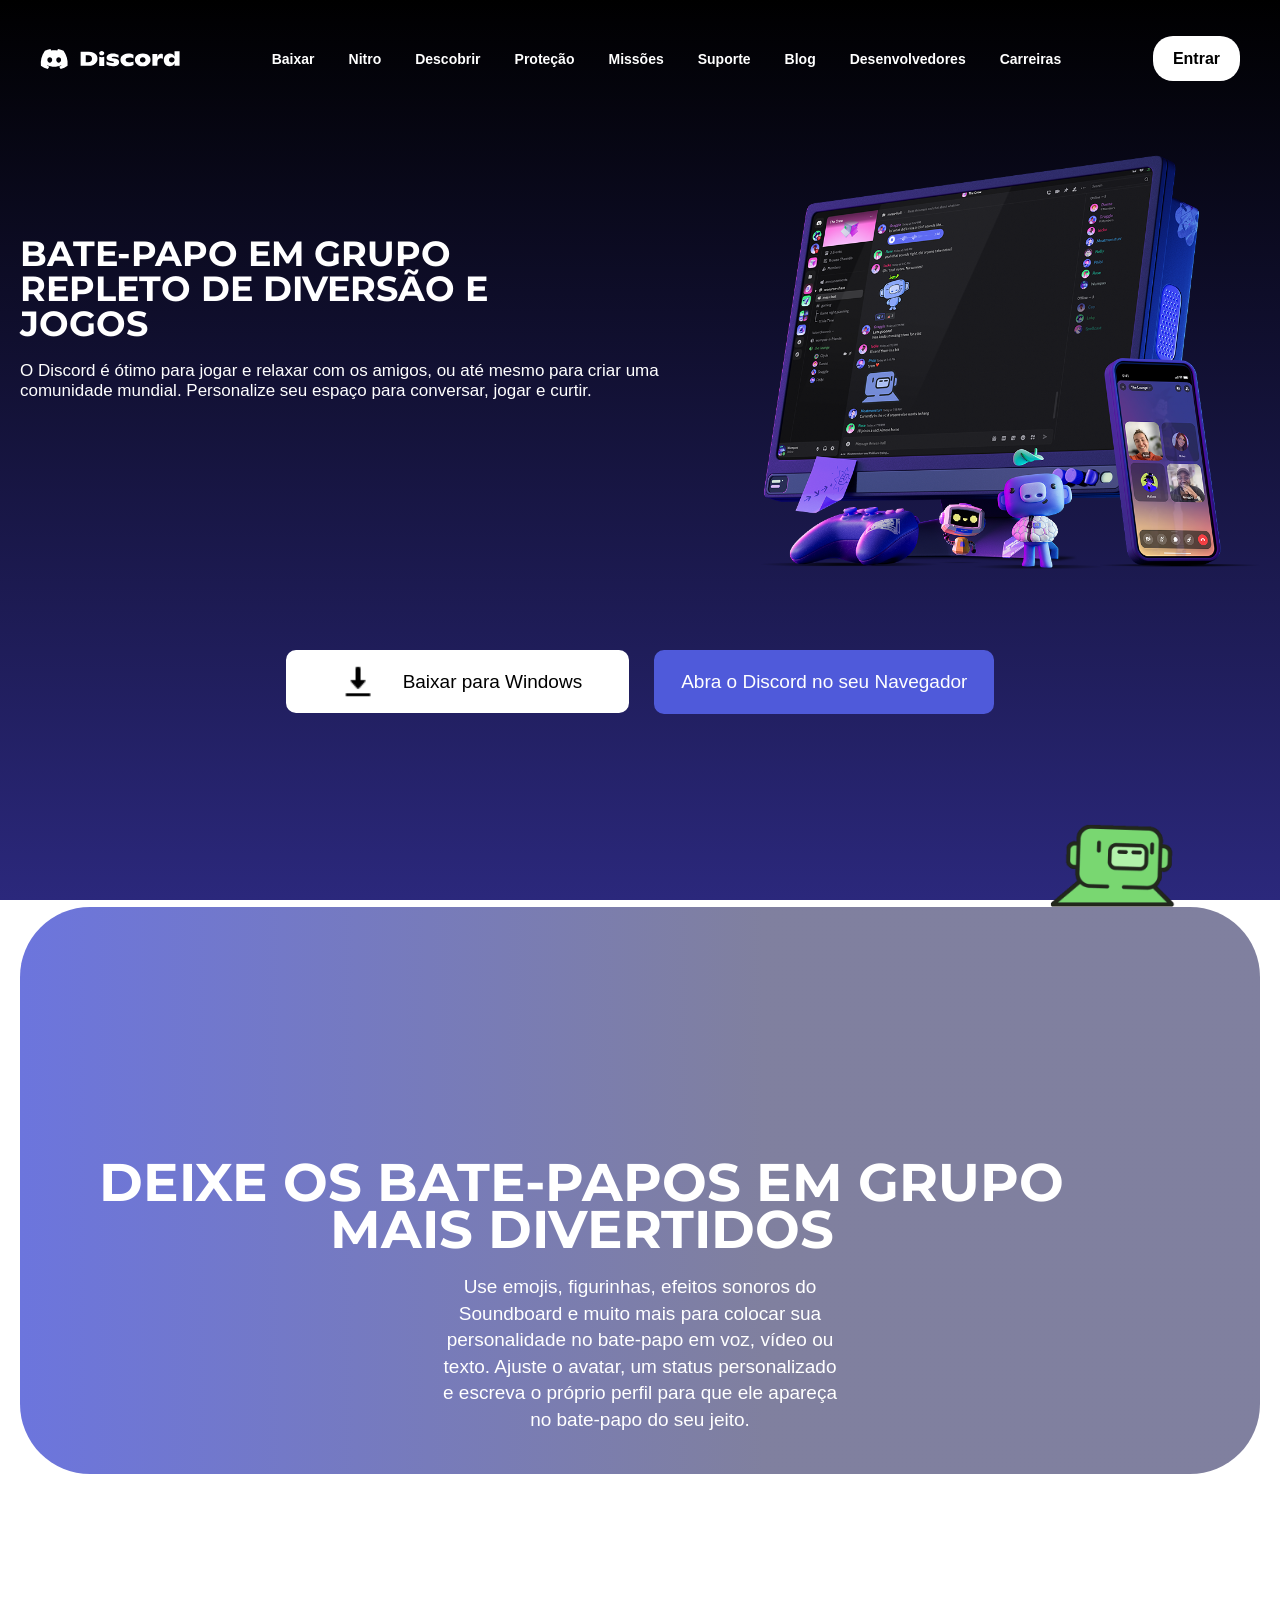
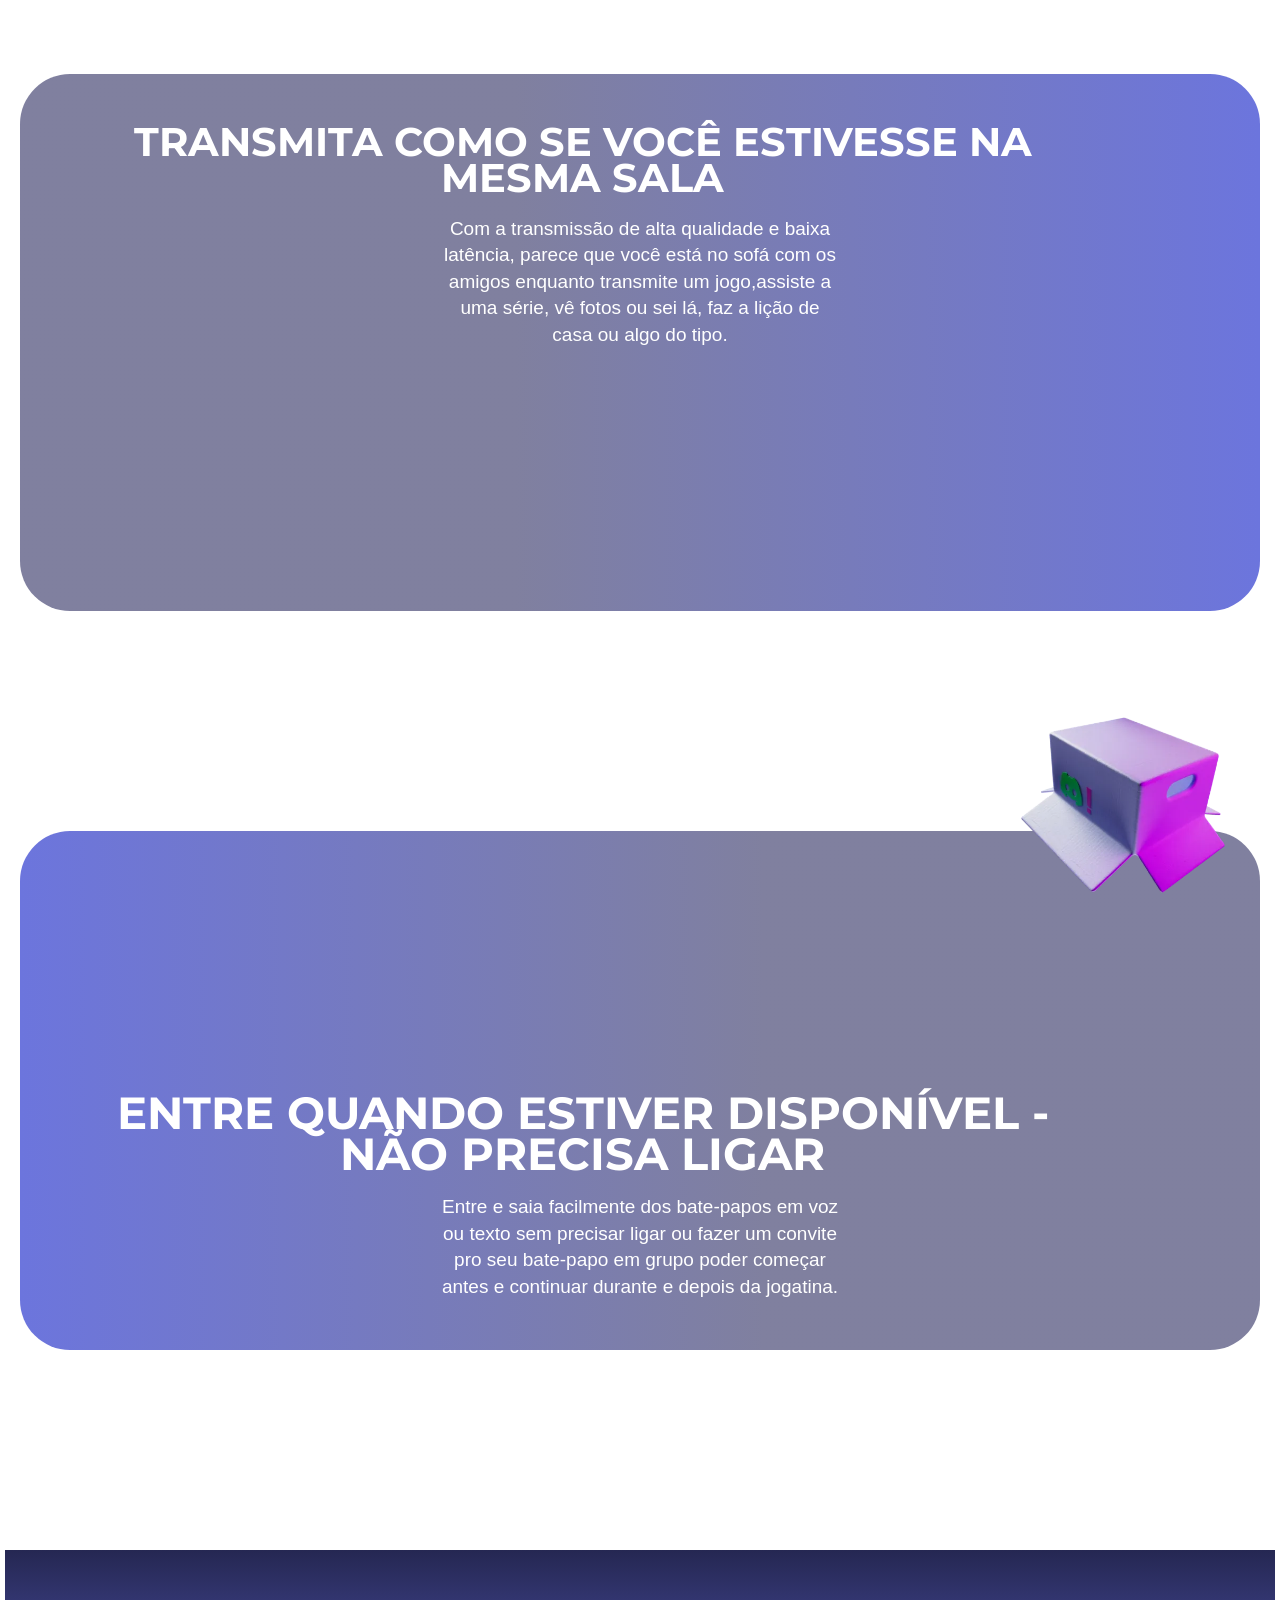
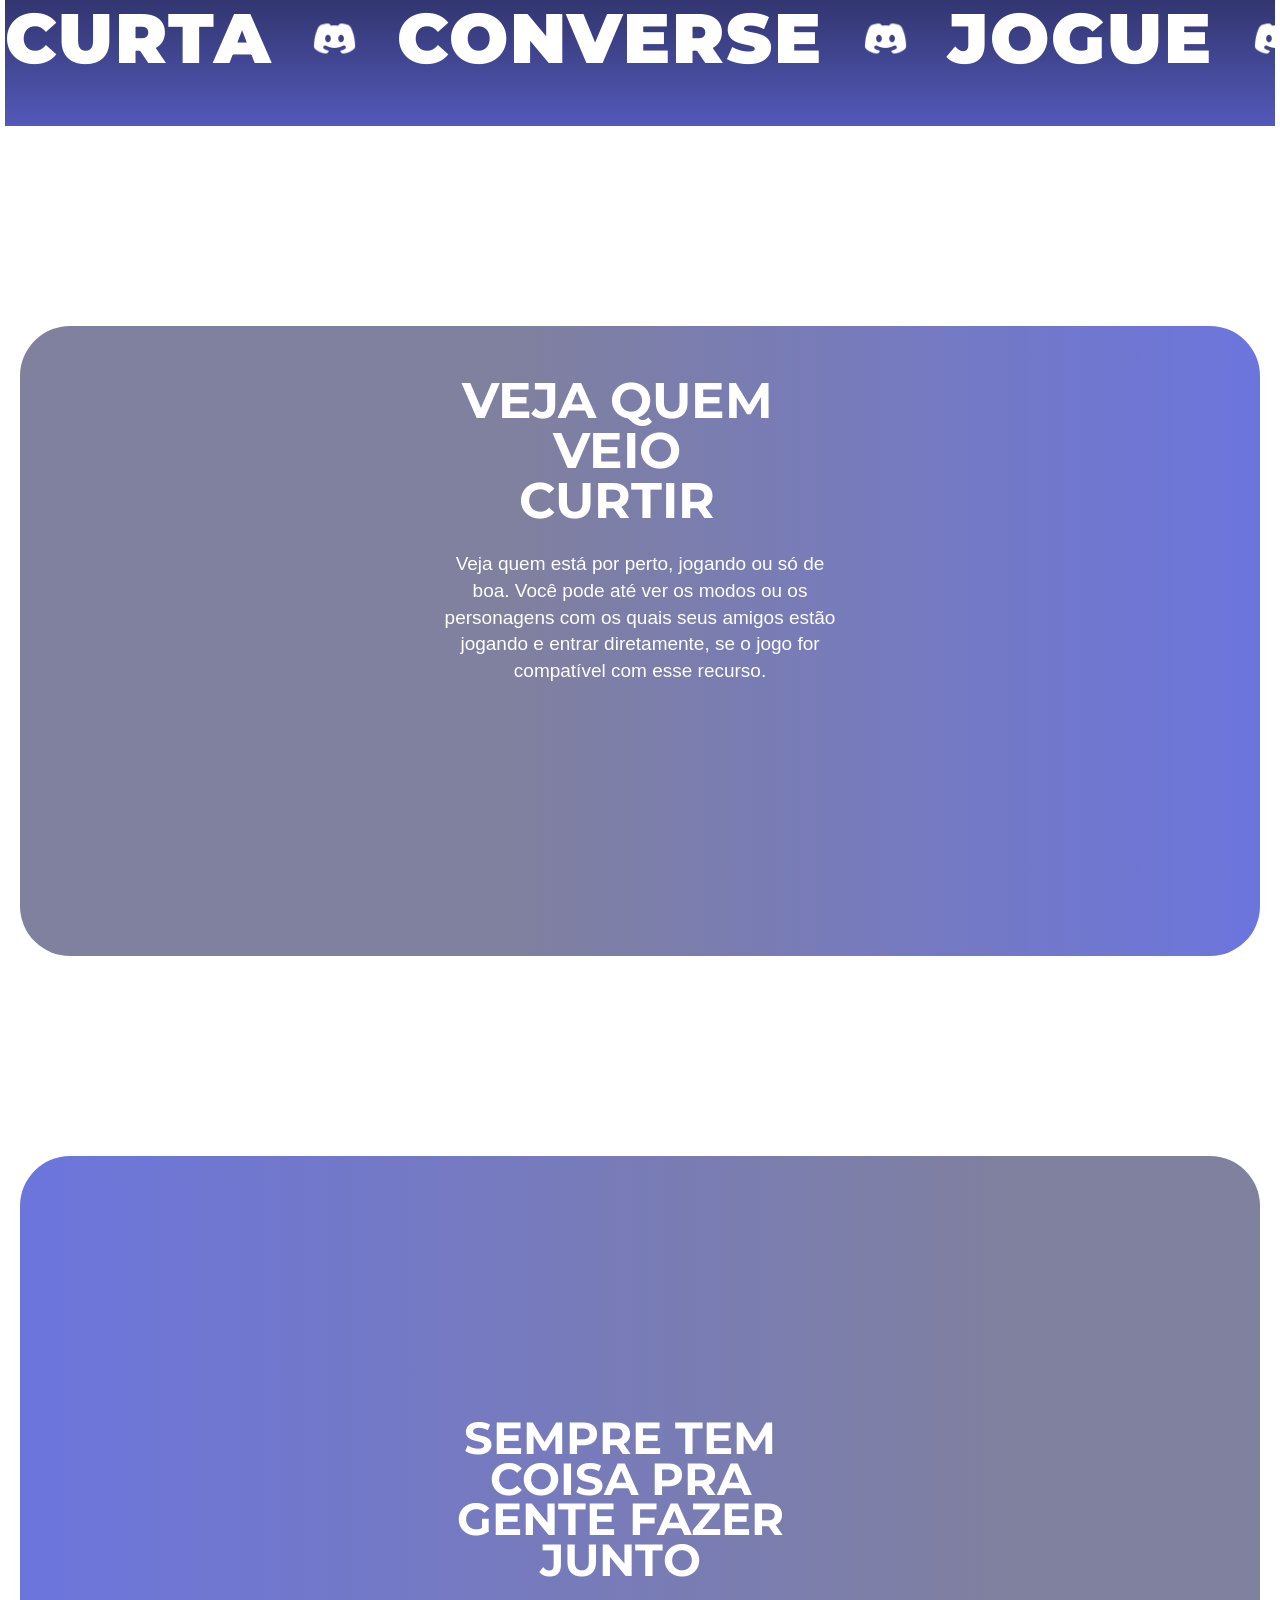
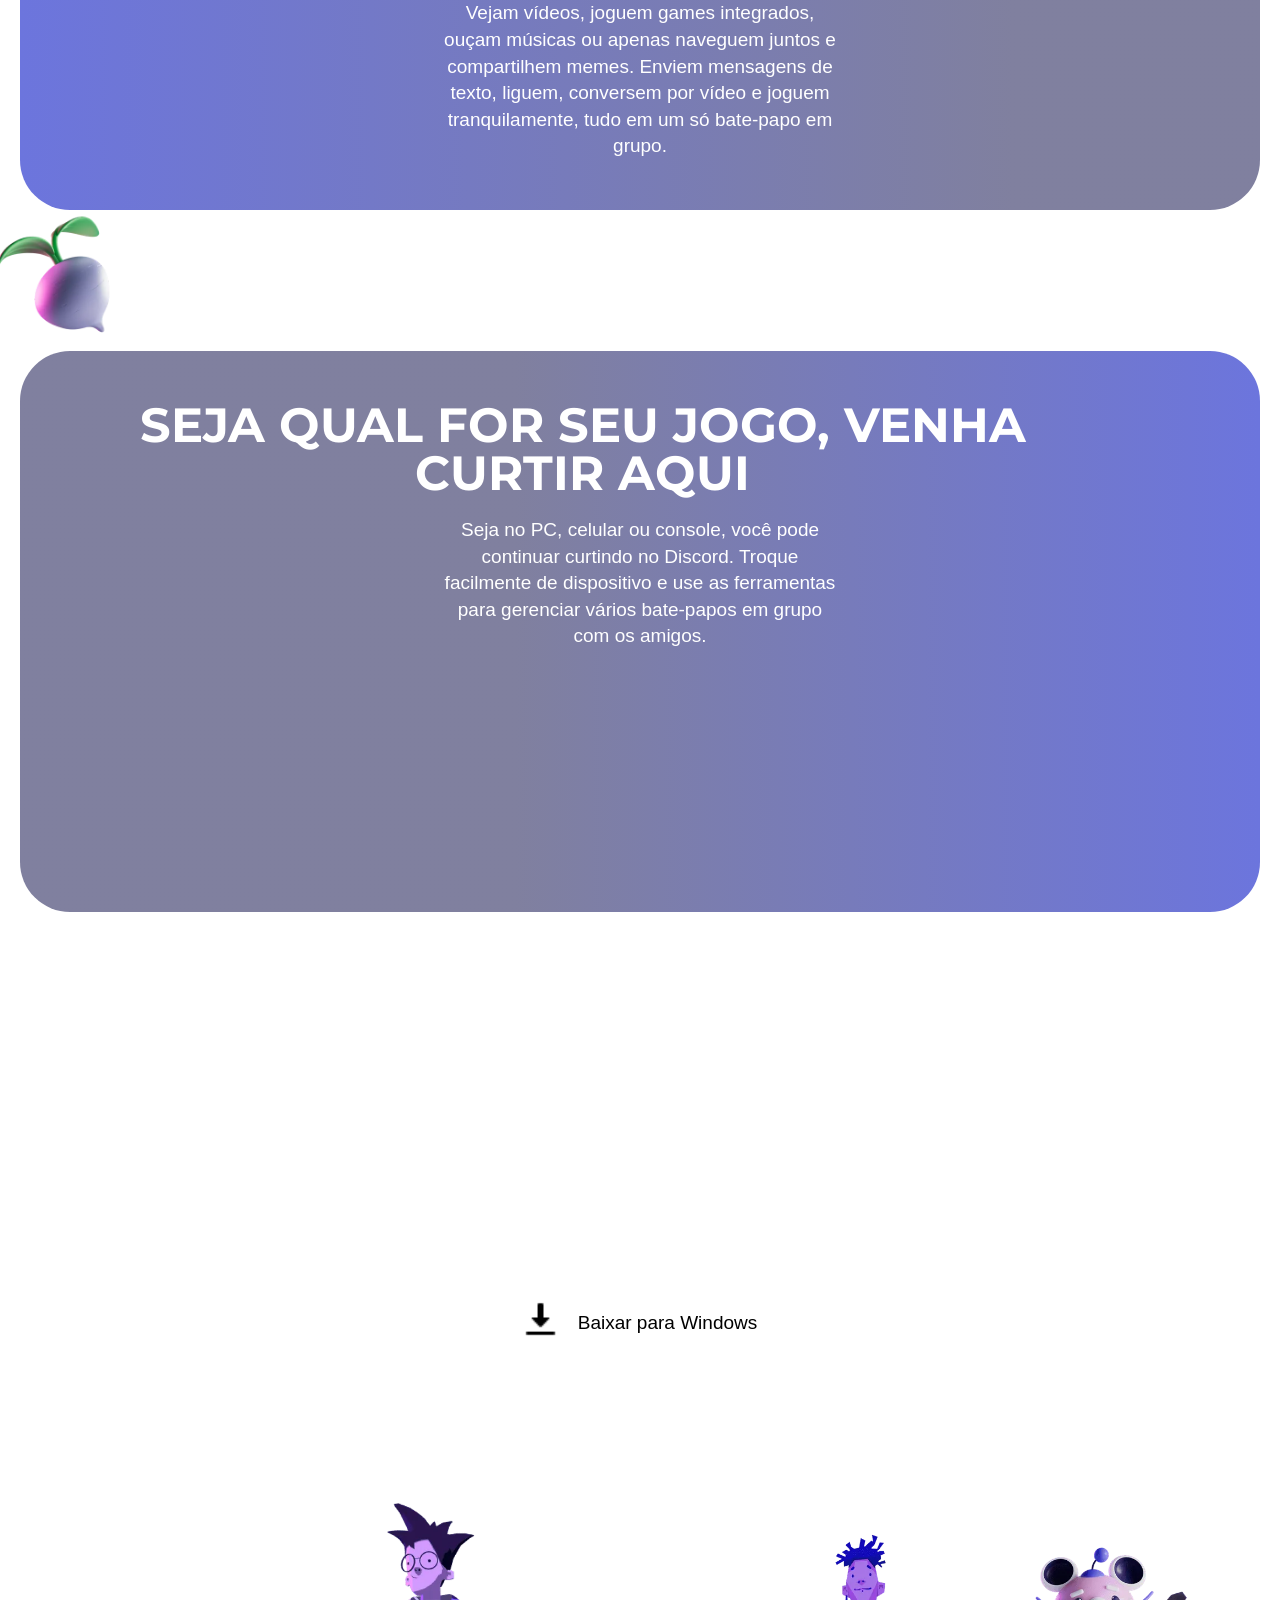
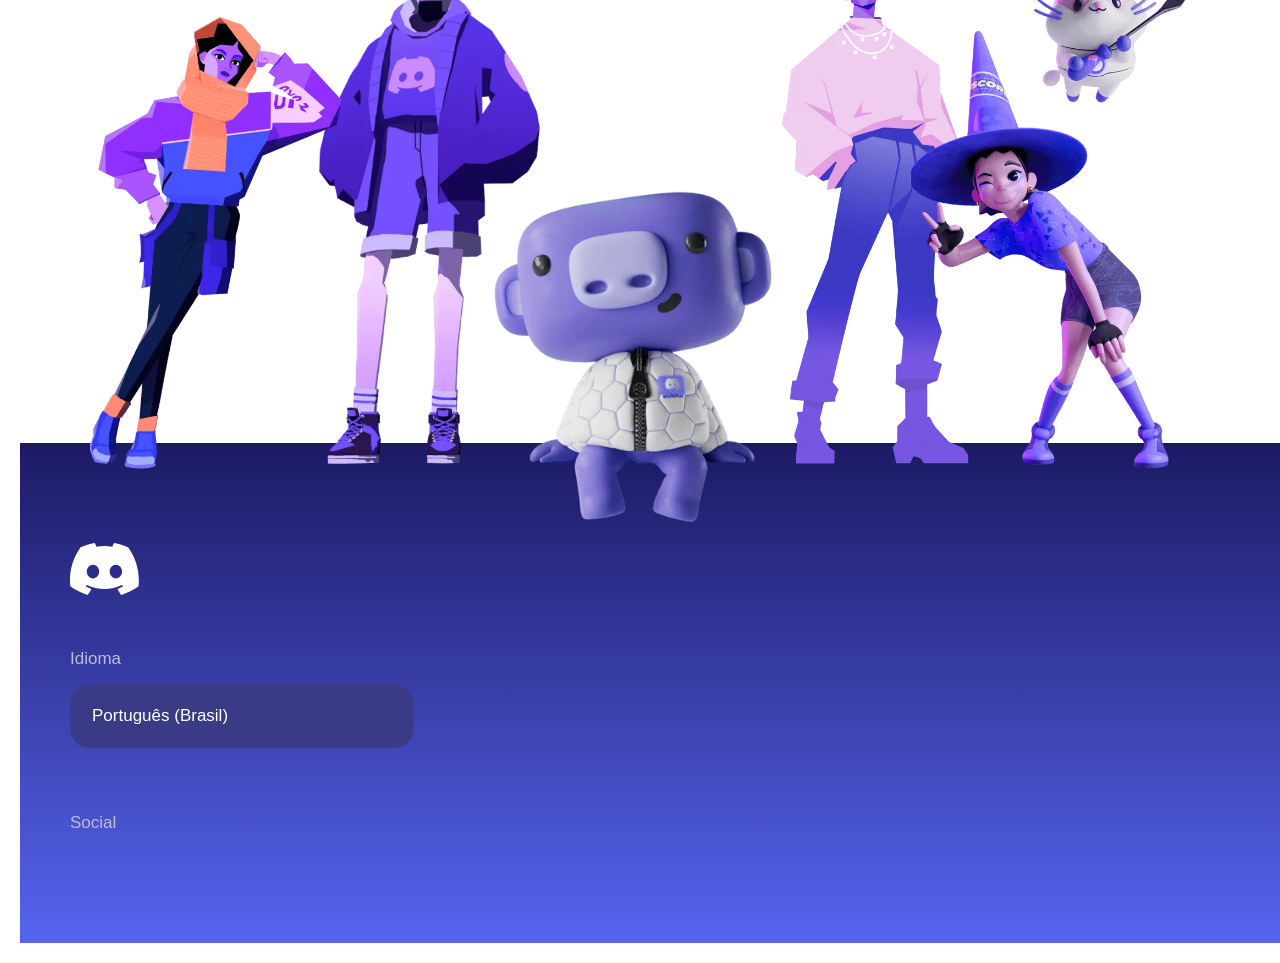
<file: Discord/index.html>
<!DOCTYPE html>
<html lang="pt-br">
<head>
    <meta charset="UTF-8">
    <meta name="viewport" content="width=device-width, initial-scale=1.0">
    <link rel="stylesheet" href="style.css">
    <link href="https://fonts.googleapis.com/css2?family=Montserrat:wght@900&display=swap" rel="stylesheet">
    <title>Copy Discord</title>
</head>
<body>
    <header>
        <img src="imagens/66e90ab9506850e8a5dd48e3_Discrod_MainLogo.svg" class="logo" alt="logo">

        <input type="checkbox" id="menu-toggle">

        <nav>
            <a href="#">Baixar</a>
            <a href="#">Nitro</a>
            <a href="#">Descobrir</a>
            <a href="#">Proteção</a>
            <a href="#">Missões</a>
            <a href="#">Suporte</a>
            <a href="#">Blog</a>
            <a href="#">Desenvolvedores</a>
            <a href="#">Carreiras</a>
        </nav>

        <div class="header-acoes">
            <a class="Entrar" href="#">Entrar</a>
            
            <label for="menu-toggle" class="hamburger">☰</label>
        </div>
    </header>

    <article>
        <main>
            <div class="hero">

                <!-- lado esquerdo: imagem -->
                <div class="hero-texto">
                    <h1>BATE-PAPO EM GRUPO REPLETO DE DIVERSÃO E JOGOS</h1>
                    <p>O Discord é ótimo para jogar e relaxar com os amigos, ou até mesmo para criar uma comunidade mundial. Personalize seu espaço para conversar, jogar e curtir.</p>
                </div>

                <!-- lado direito: texto -->
                <div class="hero-imagem">
                    <img src="imagens/6841ca4c5468891aedebb224_homepage-hero-mobile-858x803.webp" alt="img">
                </div>

            </div>

            <div class="botoes">
                <div class="botao-download">
                    <img src="imagens/icons8-baixar-24.png" alt="Baixar para Windows" width="35px" height="38px" >
                    <p>Baixar para Windows</p>
                </div>

                <div class="botao-navegador">
                    <p>Abra o Discord no seu Navegador</p>
                </div>
            </div>
            
            <div class="animacao">
                <img class="animacao" src="imagens/imagem.animacao/6620ec7544fa3849c3cb27fc_party_wumpus.gif" width="130px" alt="svg">
            </div>
        
            <div class="div-main">
                <div>
                    <video 
                        src="imagens/video-1.mp4" width="750px" autoplay loop muted playsinline>
                    </video>
                </div>
                <div class="conteudo-main">
                    <div>
                        <h1>DEIXE OS BATE-PAPOS EM GRUPO MAIS DIVERTIDOS</h1>
                    </div>
                    
                    <div>
                        <p>Use emojis, figurinhas, efeitos sonoros do Soundboard e muito mais para colocar sua personalidade no bate-papo em voz, vídeo ou
                        texto. Ajuste o avatar, um status personalizado e escreva o próprio perfil para que ele apareça no bate-papo do seu jeito.</p>
                    </div>
                </div>
            </div>

            <div class="div-main-2">
                <div class="conteudo-main-2">
                    <div>
                        <h1>TRANSMITA COMO SE VOCÊ ESTIVESSE NA MESMA SALA</h1>
                    </div>

                    <div>
                        <p>Com a transmissão de alta qualidade e baixa latência, parece que você está no sofá com os amigos enquanto 
                        transmite um jogo,assiste a uma série, vê fotos ou sei lá, faz a lição de casa ou algo do tipo.</p>
                    </div>
                </div>
                
                <div>
                    <video
                        src="imagens/video-2.mp4" width="750px" autoplay loop muted playsinline>
                    </video>
                </div>
            </div>

            <div class="box">
                <img src="imagens/6729d519a38959fc5dcc329a_Box.webp" width="230px" alt="box">
            </div>

            <div class="div-main-3">
                <div>
                    <video 
                        src="imagens/video-3.mp4" width="750px" autoplay loop muted playsinline>
                    </video>
                </div>
                <div class="conteudo-main-3">
                    <div>
                        <h1>ENTRE QUANDO ESTIVER DISPONÍVEL - NÃO PRECISA LIGAR</h1>
                    </div>
                    
                    <div>
                        <p>Entre e saia facilmente dos bate-papos em voz ou texto sem precisar ligar ou fazer um convite
                        pro seu bate-papo em grupo poder começar antes e continuar durante e depois da jogatina.</p>
                    </div>
                </div>
            </div>

            <div class="faixa">
                <div class="faixa-conteudo">
                    <span>CURTA</span>
                    <img src="imagens/icons8-logo-discord-48 (1).png" width="45px">
                    <span>CONVERSE</span>
                    <img src="imagens/icons8-logo-discord-48 (1).png" width="45px">
                    <span>JOGUE</span>
                    <img src="imagens/icons8-logo-discord-48 (1).png" width="45px">
                    <span>CURTA</span>
                    <img src="imagens/icons8-logo-discord-48 (1).png" width="45px">
                    <span>CONVERSE</span>
                    <img src="imagens/icons8-logo-discord-48 (1).png" width="45px">
                    <span>JOGUE</span>
                    <img src="imagens/icons8-logo-discord-48 (1).png" width="45px">
                </div>
            </div>

            <div class="div-main-4">
                <div class="conteudo-main-4">
                    <div>
                        <h1>VEJA QUEM VEIO <br> CURTIR</h1>
                    </div>

                    <div>
                        <p>Veja quem está por perto, jogando ou só de boa. Você pode até ver os modos ou os personagens com os quais
                        seus amigos estão jogando e entrar diretamente, se o jogo for compatível com esse recurso.</p>
                    </div>
                </div>
                
                <div>
                    <video
                        src="imagens/video-4.mp4" width="750px" autoplay loop muted playsinline>
                    </video>
                </div>
            </div>

            <div class="div-main-5">
                <div>
                    <video 
                        src="imagens/video-5.mp4" width="750px" autoplay loop muted playsinline>
                    </video>
                </div>
                <div class="conteudo-main-5">
                    <div>
                        <h1>SEMPRE TEM <br> COISA PRA <br> GENTE FAZER <br> JUNTO</h1>
                    </div>
                    
                    <div>
                        <p>Vejam vídeos, joguem games integrados, ouçam músicas ou apenas naveguem juntos e compartilhem memes. Enviem 
                        mensagens de texto, liguem, conversem por vídeo e joguem tranquilamente, tudo em um só bate-papo em grupo.</p>
                    </div>
                </div>
            </div>
            <div class="cebola-main-5">
                <img class="cebola" src="imagens/cebola-roxa.webp" alt="cebola-roxa">
            </div>

            <div class="div-main-6">
                <div class="conteudo-main-6">
                    <div>
                        <h1>SEJA QUAL FOR SEU JOGO, VENHA CURTIR AQUI</h1>
                    </div>

                    <div>
                        <p>Seja no PC, celular ou console, você pode continuar curtindo no Discord. Troque facilmente de dispositivo 
                        e use as ferramentas para gerenciar vários bate-papos em grupo com os amigos.</p>
                    </div>
                </div>
                
                <div>
                    <video
                        src="imagens/video-6.mp4" width="750px" autoplay loop muted playsinline>
                    </video>
                </div>
            </div>

            <div class="div-explorer">
                <h1>NÃO HÁ MAIS O QUE EXPLORAR.</h1>
                <h1>É MELHOR IR CONVERSAR.</h1>
            </div>

            <div class="botoes">
                <div class="botao-download-1">
                    <img src="imagens/icons8-baixar-24.png" alt="Baixar para Windows" width="35px" height="38px" >
                    <p>Baixar para Windows</p>
                </div>
            </div>

            <div class="gangue-container">
                <img class="gangue" src="imagens/gangue.webp" alt="gangue" width="1100px">
                <img class="porquinho" src="imagens/porquinho.webp" alt="porquinho" width="400px">
            </div>

            <footer>
                <div class="coluna-1">
                    <img src="imagens/Discord-footer.svg" alt="Discord" width="70px">
                    <div class="idioma">
                        <p>Idioma</p>
                        <p class="selecao-idioma">Português (Brasil)</p>
                    </div>
                    <div class="social">
                        <p>Social</p>
                        
                    </div>
                </div>

            </footer>
            
        </main>
    </article>
</body>
</html>
</file>
<file: Discord/style.css>
* {
    margin: 0;
    padding: 0;
}

html,
body {
    margin: 0;
    padding: 0;
    min-height: 100vh;
    background: linear-gradient(to bottom, #0015ff, black 0px , #2b287c);
    background-attachment: fixed;
    overflow-x: hidden;
}   

header {
    color: white;   
    padding: 40px;
    display: flex;                  
    align-items: center;            /* centraliza verticalmente */
    justify-content: space-between; /* logo na esquerda, entrar na direita */
}

header .logo {
    min-width: 100px;
    width: 140px;
}

nav {
    display: flex;
    margin: auto;
}

nav a {
    font-family: Arial, Helvetica, sans-serif;
    color: white;
    text-decoration: none;
    font-size: 14px;
    font-weight: bold;
    padding: 10px 16px;     
    border: 1px solid transparent; 
    border-radius: 14px;
}

nav a:hover {
    border-color: #3A3C88;
    background-color: #7873f9;
}

.Entrar {
    color: rgb(0, 0, 0);
    font-family: Arial, Helvetica, sans-serif;
    font-size: 16px;
    text-decoration: none;
    font-weight: bolder;
    border:white;
    background-color: white;
    padding: 14px 20px;
    border-radius: 20px;
    transition: 0.3s, color 0.3s;
}

.Entrar:hover {
    background-color: #c7c2c2;
    border: #c7c2c2;
}


/* Esconde o checkbox */
#menu-toggle {
    display: none;
}

.hamburger {
    display: none;
    color: white;
    font-size: 30px;
    cursor: pointer;
}

main {
    padding: 150px;
}

.hero {
    display: flex;
    flex-direction: row;    
    align-items: center;     
    gap: 100px;
}

/* lado esquerdo */
.hero-imagem img {
    width: 600px;
    margin-top: -100px;
}

/* lado direito */
.hero-texto {
    display: flex;
    flex-direction: column; 
    margin-bottom: 100px;
    gap: 20px;

}

main h1 {
    color: white;
    font-family: 'Montserrat', sans-serif;
    font-size: 60px;
    line-height: 1;     
    width: 90%;  
}

main p {
    color: white;
    font-family: Arial, Helvetica, sans-serif;
    font-size: 22px;
}

.botoes {
    display: flex;
    gap: 20px;
    margin-top: 40px;       
    justify-content: center; 
    margin-bottom: 30px;
}

.botoes p {
    color: rgb(0, 0, 0);
    font-family: Arial, Helvetica, sans-serif;
    font-size: 20px;
    text-decoration: none;
    font-weight: 100;
    margin: auto;
}

.botao-download {
    display: flex;
    border: 2px solid white;
    background-color: white;
    padding: 12px 45px;
    border-radius: 10px;
    transition: 0.3s, color 0.3s;
    gap: 20px;
}

.botao-download:hover {
    background-color: #c7c2c2;
    border: 2px solid #c7c2c2;
}

.botoes a {
    text-decoration: none;
}

.botao-navegador {
    display: flex;
    border: 2px solid #4F5ADA;
    background-color: #4F5ADA;
    padding: 20px 45px;
    border-radius: 10px;
    transition: 0.3s, color 0.3s;
}

.botao-navegador p {
    color: white;
    font-size: 23px;
    font-weight: 500;
}

.botao-navegador:hover {
    background-image: linear-gradient(to top, #31348C, #4F5ADA);
    border: 2px solid #31348C;
}

.animacao {
    display: flex;
    justify-content: right; 
    margin-right: 100px;
    padding-top: 40px;
}

.div-main {
    display: flex;
    align-items: center;      /* centraliza verticalmente o texto em relação ao vídeo */
    background-image: linear-gradient(to right, #6C75DD, #1e1e5590 60%);
    border-radius: 130px;
    padding: 10px;
    gap: 15px;   
}

.div-main video {
    border-radius: 140px;
    padding: 20px;
}

.div-main h1 {
    color: white;
    font-family: 'Montserrat', sans-serif;
    font-size: 53px;
    line-height: 0.9;
}
.div-main p {
    color: white;
    font-family: Arial, Helvetica, sans-serif;
    font-size: 22px;
    line-height: 1.4;
    max-width: 800px;            /* largura máxima do texto */
}

.conteudo-main {
    display: flex;
    flex-direction: column;   /* h1 e p empilhados */
    gap: 20px;
}

.div-main-2 {
    display: flex;
    align-items: center;      /* centraliza verticalmente o texto em relação ao vídeo */
    background-image: linear-gradient(to left, #6C75DD, #1e1e5590 60%);
    border-radius: 130px;
    padding: 10px;
    gap: 15px;    
    margin-top: 200px;
}

.div-main-2 video {
    border-radius: 140px;
    padding: 20px;
}

.div-main-2 h1 {
    color: white;
    font-family: 'Montserrat', sans-serif;
    font-size: 40px;
    line-height: 0.9;
}
.div-main-2 p {
    color: white;
    font-family: Arial, Helvetica, sans-serif;
    font-size: 21px;
    line-height: 1.4;
    max-width: 800px;            /* largura máxima do texto */
}

.conteudo-main-2 {
    display: flex;
    flex-direction: column;   /* h1 e p empilhados */
    gap: 20px;
    padding: 50px;
    margin-left: 15px;
}

.div-main-3 {
    display: flex;
    align-items: center;      /* centraliza verticalmente o texto em relação ao vídeo */
    background-image: linear-gradient(to right, #6C75DD, #1e1e5590 60%);
    border-radius: 130px; 
    padding: 10px;
    gap: 15px;   
}

.div-main-3 video {
    border-radius: 140px;
    padding: 20px;
}

.div-main-3 h1 {
    color: white;
    font-family: 'Montserrat', sans-serif;
    font-size: 45px;
    line-height: 0.9;
}
.div-main-3 p {
    color: white;
    font-family: Arial, Helvetica, sans-serif;
    font-size: 22px;
    line-height: 1.4;
    max-width: 800px;            /* largura máxima do texto */
}

.conteudo-main-3 {
    display: flex;
    flex-direction: column;   /* h1 e p empilhados */
    padding: 50px;
    gap: 20px;
}

.box {
    margin-top: 80px;
    display: flex;
    justify-content: right;
    margin-right: 20px;
    margin-bottom: -80px; /* puxa a div-main-3 pra cima */
    position: relative;   /* necessário para o z-index funcionar */
    z-index: 1;           /* fica na frente da div-main-3 */
}


.faixa {
    background-image: linear-gradient(to bottom, #252752, #5359B9);
    padding: 45px 0;
    overflow: hidden;
    white-space: nowrap;
    margin-top: 200px;

    /* cancela o padding do main nas laterais */
    margin-left: -150px;
    margin-right: -150px;
}

/* conteúdo que vai se mover */
.faixa-conteudo {
    display: inline-flex; /* lado a lado em linha */
    gap: 40px;
    align-items: center;
    animation: rolar 10s linear infinite; /* chama a animação */
}

.faixa-conteudo span {
    color: white;
    font-family: 'Montserrat', sans-serif;
    font-size: 70px;
    font-weight: 900;
    letter-spacing: 2px;
}

/* a mágica da animação */
@keyframes rolar {
    from {
        transform: translateX(0); 
    }
    to {
        transform: translateX(-30%); 
    }
}

.div-main-4 {
    display: flex;
    align-items: center;      /* centraliza verticalmente o texto em relação ao vídeo */
    background-image: linear-gradient(to left, #6C75DD, #1e1e5590 60%);
    border-radius: 130px;
    gap: 25px;    
    margin-top: 200px;
    
}

.div-main-4 video {
    border-radius: 140px;
    padding: 20px;
}

.div-main-4 h1 {
    color: white;
    font-family: 'Montserrat', sans-serif;
    font-size: 50px;
    line-height: 0.9.5;
}
.div-main-4 p {
    color: white;
    font-family: Arial, Helvetica, sans-serif;
    font-size: 22px;
    line-height: 1.4;
    max-width: 800px;            
}

.conteudo-main-4 {
    display: flex;
    flex-direction: column;   /* h1 e p empilhados */
    gap: 25px;
    padding: 50px;
    margin-left: 25px;
}

.div-main-5 {
    display: flex;
    align-items: center;      /* centraliza verticalmente o texto em relação ao vídeo */
    background-image: linear-gradient(to right, #6C75DD, #1e1e5590 80%);
    border-radius: 130px;
    margin-top: 200px;
    gap: 15px;   
}

.div-main-5 video {
    border-radius: 140px;
    padding: 20px;
}

.div-main-5 h1 {
    color: white;
    font-family: 'Montserrat', sans-serif;
    font-size: 45px;
    line-height: 0.9;
}
.div-main-5 p {
    color: white;
    font-family: Arial, Helvetica, sans-serif;
    font-size: 22px;
    line-height: 1.4;
    max-width: 800px;            /* largura máxima do texto */
}

.conteudo-main-5 {
    display: flex;
    flex-direction: column;   /* h1 e p empilhados */
    gap: 20px;
    padding: 50px;
}

.cebola-main-5 {
    display: flex;
    justify-content: left;
    position: relative;
    bottom: 200px;
    right: 80px;
}

.cebola {
    width: 240px;
}

.div-main-6 {
    display: flex;
    align-items: center;      /* centraliza verticalmente o texto em relação ao vídeo */
    background-image: linear-gradient(to left, #6C75DD, #1e1e5590 60%);
    border-radius: 130px;
    gap: 15px;   
}

.div-main-6 video {
    border-radius: 140px;
    padding: 20px;
}

.div-main-6 h1 {
    color: white;
    font-family: 'Montserrat', sans-serif;
    font-size: 48px;
    line-height: 0.9.5;
}
.div-main-6 p {
    color: white;
    font-family: Arial, Helvetica, sans-serif;
    font-size: 20px;
    line-height: 1.4;
    max-width: 800px;            /* largura máxima do texto */
}

.conteudo-main-6 {
    display: flex;
    flex-direction: column;   /* h1 e p empilhados */
    gap: 20px;
    padding: 50px;
    margin-left: 15px;
}

.div-explorer {
    text-align: center;
    margin-top: 230px;
    margin-left: 110px;
}

.div-explorer h1 {
    color: white;
    font-family: 'Montserrat', sans-serif;
    font-size: 55px;
    line-height: 1.2;
}

.botao-download-1 {
    display: flex;
    border: 2px solid white;
    background-color: white;
    padding: 12px 45px;
    border-radius: 10px;
    transition: 0.3s, color 0.3s;
    gap: 20px;
    margin-top: 10px;
}

.botao-download-1 p {
    color: rgb(0, 0, 0);
    font-family: Arial, Helvetica, sans-serif;
    font-size: 20px;
    text-decoration: none;
    font-weight: 100;
    margin: auto;
    padding-top: 8px;
}

.botao-download-1:hover {
    background-color: #c7c2c2;
    border: 2px solid #c7c2c2;
}

.gangue-container {
    position: relative;  /* referência para o porquinho absoluto */
    display: flex;
    justify-content: center; /* centraliza a gangue */
    margin-top: 150px;
    top: 170px;
}

.gangue {
    display: block;
    width: 1100px;
    max-width: 100%;

}

.porquinho {
    position: absolute;  /* sai do fluxo e flutua sobre a gangue */
    width: 400px;
    max-width: 40%;

    /* centraliza horizontal e verticalmente */
    top: 86%;
    left: 50%;
    transform: translate(-50%, -50%); /* ajuste fino do centro */
}

footer {
    background-image: linear-gradient(to bottom, #1C1A64 5%, #6b75ec);
    color: white;
    font-family: 'Segoe UI', Tahoma, Geneva, Verdana, sans-serif;
    padding: 100px 50px;
}

footer p {
    font-size: 16px;
    color: #BDBDD3;
    font-weight: 500;
    font-family: 'Trebuchet MS', 'Lucida Sans Unicode', 'Lucida Grande', 'Lucida Sans', Arial, sans-serif;
}

.idioma {
    margin-top: 50px;
}

footer .selecao-idioma {
    background-color: #3A3A86;
    color: white;
    border: 2px solid #3A3C88;
    border-radius: 20px;
    padding: 20px;
    width: 300px;
    margin-top: 15px;
}

footer .social {
    margin-top: 55px;
}

.Redes-sociais {
    display: flex;
    gap: 30px;
    margin-top: 20px;
}

.Redes-sociais img {
    width: 30px;
}

.coluna-2 {
    display: flex;
    flex-direction: column;
    gap: 20px;
    margin-left: 120px;
}

.p-color {
    color: white;
    font-size: 16px;
}

.p-color:hover {
    color: white;
    text-decoration: underline;
}

.coluna-3 {
    display: flex;
    flex-direction: column;
    gap: 20px;
    margin-left: 80px;
}

.coluna-4 {
    display: flex;
    flex-direction: column;
    gap: 20px;
    margin-left: 180px;
}

.coluna-5 {
    display: flex;
    flex-direction: column;
    gap: 20px;
    margin-left: 50px;
}

.footer-1 {
    display: flex;
    justify-content: center;
}

.imagem-discordbig {
    margin-top: 180px;
}

.imagem-discordbig img {
    width: 100%;
    display: block;
}



/* TELAS MENORES QUE 768px */

@media (max-width: 980px) {

    .Entrar {
        padding: 10px 15px;
    }

    /* Mostra o hamburguer */
    .hamburger {
        display: block;
    }

    /* Nav começa escondido */
    nav {
        display: none;
        flex-direction: column;
        position: absolute;
        top: 90px; /* ajusta conforme altura do seu header */
        left: 49%;
        width: 40%;
        background-color: #3840d0a3;
        padding: 50px 30px;
        gap: 20px;
    }

    nav a {
        font-size: 20px;
    }

    /* Quando o checkbox estiver marcado, o nav aparece */
    #menu-toggle:checked ~ nav {
        display: flex;
    }

    header .logo {
        width: 170px;
    }

    .hero {
        align-items: center;      /* centraliza verticalmente */
        gap: 100px;
    }

    /* lado esquerdo */
    .hero-imagem img {
        width: 700px;
        margin-top: -10px;
    }

    /* lado direito */
    .hero-texto {
        gap: 20px;

    }

    .header-acoes {
        display: flex;
        align-items: center;
        gap: 30px; 
    }
    

    main img {
        max-width: 400px;
    }

     /* padding menor nas laterais */
    main {
        padding: 20px;
    }

    /* hero vira coluna: texto em cima, imagem embaixo */
    .hero {
        flex-direction: column;
        gap: 40px;
    }

    .hero-imagem {
        order: 1; /* primeiro */
    }

    /* texto vai para baixo */
    .hero-texto {
        order: 2; /* segundo */
        text-align: center;
    }

    /* botões em coluna */
    .botoes {
        flex-direction: column;
        align-items: center;
    }

    .animacao {
        display: flex;
        justify-content: right;
        margin-right: 50px;

    }
    /* div-main vira coluna */
    .div-main{
        flex-direction: column;
        border-radius: 50px;
        padding: 30px;
        text-align: center;
        overflow: hidden; /* impede conteúdo de vazar pra fora */
    }

    .div-main-2 {
        flex-direction: column;
        border-radius: 50px;
        padding: 30px;
        text-align: center;
        overflow: hidden; /* impede conteúdo de vazar pra fora */
        margin-top: 100px;
    }

    .div-main-3 {
        flex-direction: column;
        border-radius: 50px;
        padding: 30px;
        text-align: center;
        overflow: hidden; /* impede conteúdo de vazar pra fora */
        margin-top: 100px;
    }

    .div-main-4{
        flex-direction: column;
        border-radius: 50px;
        padding: 30px;
        text-align: center;
        overflow: hidden; /* impede conteúdo de vazar pra fora */
        margin-top: 100px;
    }

    .div-main-5{
        flex-direction: column;
        border-radius: 50px;
        padding: 30px;
        text-align: center;
        overflow: hidden; /* impede conteúdo de vazar pra fora */
        margin-top: 100px;
    }
    .div-main-6{
        flex-direction: column;
        border-radius: 50px;
        padding: 30px;
        text-align: center;
        overflow: hidden; /* impede conteúdo de vazar pra fora */
        margin-top: 100px;
    }

    .div-main video, .div-main-2 video, .div-main-3 video, .div-main-4 video, .div-main-5 video, .div-main-6 video {
        width: 90%;
        border-radius: 70px;
    }

    .div-main h1, .div-main-2 h1, .div-main-3 h1, .div-main-4 h1, .div-main-5 h1, .div-main-6 h1 {
        font-size: 45px;
        word-break: break-word; /* quebra palavra se necessário */
    }

    .div-main p, .div-main-2 p, .div-main-3 p, .div-main-4 p, .div-main-5 p, .div-main-6 p {
        width: 100%;
        max-width: 400px;      /* limita a largura */
        font-size: 19px;
        text-align: center;
        margin: 0 auto;        /* centraliza o bloco dentro do container */
    }

    .conteudo-main, .conteudo-main-2, .conteudo-main-3, .conteudo-main-4, .conteudo-main-5, .conteudo-main-6 {
        padding: 0 20px 20px 20px; /* respiro nas laterais */
        text-align: center;
    }

    .box {
        display: flex;
        justify-content: right;
        margin-right: 10px;
        margin-bottom: -170px; /* puxa a div-main-3 pra cima */
        position: relative;   /* necessário para o z-index funcionar */
        z-index: 1;           /* fica na frente da div-main-3 */
    }

    .cebola-main-5 {
        display: flex;
        justify-content: left;
        position: relative;
        bottom: 210px;
        right: 80px;
        width: 15px;
    }

    footer {

        padding: 8px 190px; /* menos padding nas laterais */
    }

    .imagem-discordbig {
        text-align: center;
    }

    .imagem-discordbig img {
        width: 100vw;
    }

    .gangue-container {
        position: relative;  /* referência para o porquinho absoluto */
        display: flex;
        justify-content: center; /* centraliza a gangue */
        margin-top: 150px;
        transform: translate(0%, -3%); /* ajuste fino do centro */
    }

    .gangue {
        display: block;
        width: 1000px;
        max-width: 105%;

    }

    .porquinho {
        position: absolute;  /* sai do fluxo e flutua sobre a gangue */
        width: 400px;
        max-width: 40%;

    /* centraliza horizontal e verticalmente */
        top: 86%;
        left: 50%;
        transform: translate(-50%, -50%); /* ajuste fino do centro */
    }

    .coluna-1{
        margin-top: 100px;
    }

    .coluna-2{
        margin-left: 2000px;
    }
}


@media (max-width: 1400px) {

    nav a {
        font-size: 14px;
    }

    main {
        padding: 20px;
    }

    main h1 {
        font-size: 35px;
    }

    main p {
        font-size: 17px;
    }

    .hero {

        align-items: center;      /* centraliza verticalmente */
        gap: 100px;
    }

    /* lado esquerdo */
    .hero-imagem img {
        width: 500px;
        margin-top: -10px;
    }

    /* lado direito */
    .hero-texto {

        flex-direction: column;   /* h1 e p empilhados */
        gap: 20px;

    }


    /* remove o width 100% e reduz o padding */
    .botao-download img {
        padding: 0px 10px;  /* padding menor */
        width: 30px; /* largura automática — só do tamanho do conteúdo */
        height: 35px;
        justify-content: center;
    }

    .botao-navegador {
        padding: 19px 25px;  /* padding menor */
        width: auto;          /* largura automática — só do tamanho do conteúdo */
        justify-content: center;
    }

    .botoes {
        margin-top: 50px;
        align-items: center;  /* centraliza os botões */
        gap: 25px;
    }

    .botao-navegador p,
    .botoes p {

        font-size: 19px;  /* texto menor dentro dos botões */
    }

    .conteudo-main, .conteudo-main-2, .conteudo-main-3, .conteudo-main-4, .conteudo-main-5, .conteudo-main-6 {
        text-align: center;
        padding: 20px 15px 20px 15px; /* menos padding nas laterais */
        margin: auto;
    }

     /* animação com menos margem direita */
    .animacao {
        display: flex;
        justify-content: right;
        margin-right: 40px;
    }

     /* div-main com bordas mais arredondadas e menos padding */
    .div-main{
        flex-direction: column;
        border-radius: 70px;
        padding: 20px;
        margin: auto;
    }

    .div-main-2 {
        flex-direction: column;
        border-radius: 50px;
        padding: 30px;
        text-align: center;
        overflow: hidden; /* impede conteúdo de vazar pra fora */
    }

    .div-main-3 {
        flex-direction: column;
        border-radius: 50px;
        padding: 30px;
        text-align: center;
        overflow: hidden; /* impede conteúdo de vazar pra fora */
    }

    .div-main-4 {
        flex-direction: column;
        border-radius: 50px;
        padding: 30px;
        text-align: center;
        overflow: hidden; /* impede conteúdo de vazar pra fora */
    }

    .div-main-5 {
        flex-direction: column;
        border-radius: 50px;
        padding: 30px;
        text-align: center;
        overflow: hidden; /* impede conteúdo de vazar pra fora */
    }

    .div-main-6 {
        flex-direction: column;
        border-radius: 50px;
        padding: 30px;
        text-align: center;
        overflow: hidden; /* impede conteúdo de vazar pra fora */
    }

    .div-main video, .div-main-2 video, .div-main-3 video, .div-main-4 video, .div-main-5 video, .div-main-6 video {
        width: 90%;
        border-radius: 70px;
    }

    .div-main p, .div-main-2 p, .div-main-3 p, .div-main-4 p, .div-main-5 p, .div-main-6 p {
        width: 100%;
        max-width: 400px;      /* limita a largura */
        font-size: 19px;
        text-align: center;
        margin: 0 auto;        /* centraliza o bloco dentro do container */
    }

    .faixa {
    background-image: linear-gradient(to bottom, #252752, #5359B9);
    padding: 45px 0;
    overflow: hidden;
    white-space: nowrap;
    margin-top: 200px;

    /* cancela o padding do main nas laterais */
    margin-left: -15px;
    margin-right: -15px;
    }

    .cebola-main-5 {
        display: flex;
        justify-content: left;
        position: relative;
        bottom: 210px;
        right: 80px;
        width: 150px;
    }

    .cebola {
        display: flex;
        justify-content: left;
        position: relative;
        top: 200px;
        left: 50px;
        width: 130px;
    }

    .div-explorer h1 {
    text-align: center;
    font-size: 35px;
    }

    footer {
        background-image: linear-gradient(to bottom, #1C1A64, #5664EF);
        color: white;
        font-family: Arial, Helvetica, sans-serif;

        margin-right: -20px;
        margin-top: -40px;

    }

.imagem-discordbig {
    margin-top: 180px;
    margin-left: -20px;  /* ajusta conforme o padding do footer nesse breakpoint */
    margin-right: -150px;
}

.imagem-discordbig img {
    width: 100%;
    display: block;
}

    .coluna-1 {
        margin-right: -180px;
    }

    footer .social {
        margin-top: 55px;
        padding: 10px 0px; /* respiro nas laterais */
    }

    .Redes-sociais {
        display: flex;
        gap: 30px;
    }

    .Redes-sociais img {
        width: 30px;
    }

    .gangue-container {
        position: relative;
        top: 1px;
    }

}
</file>
